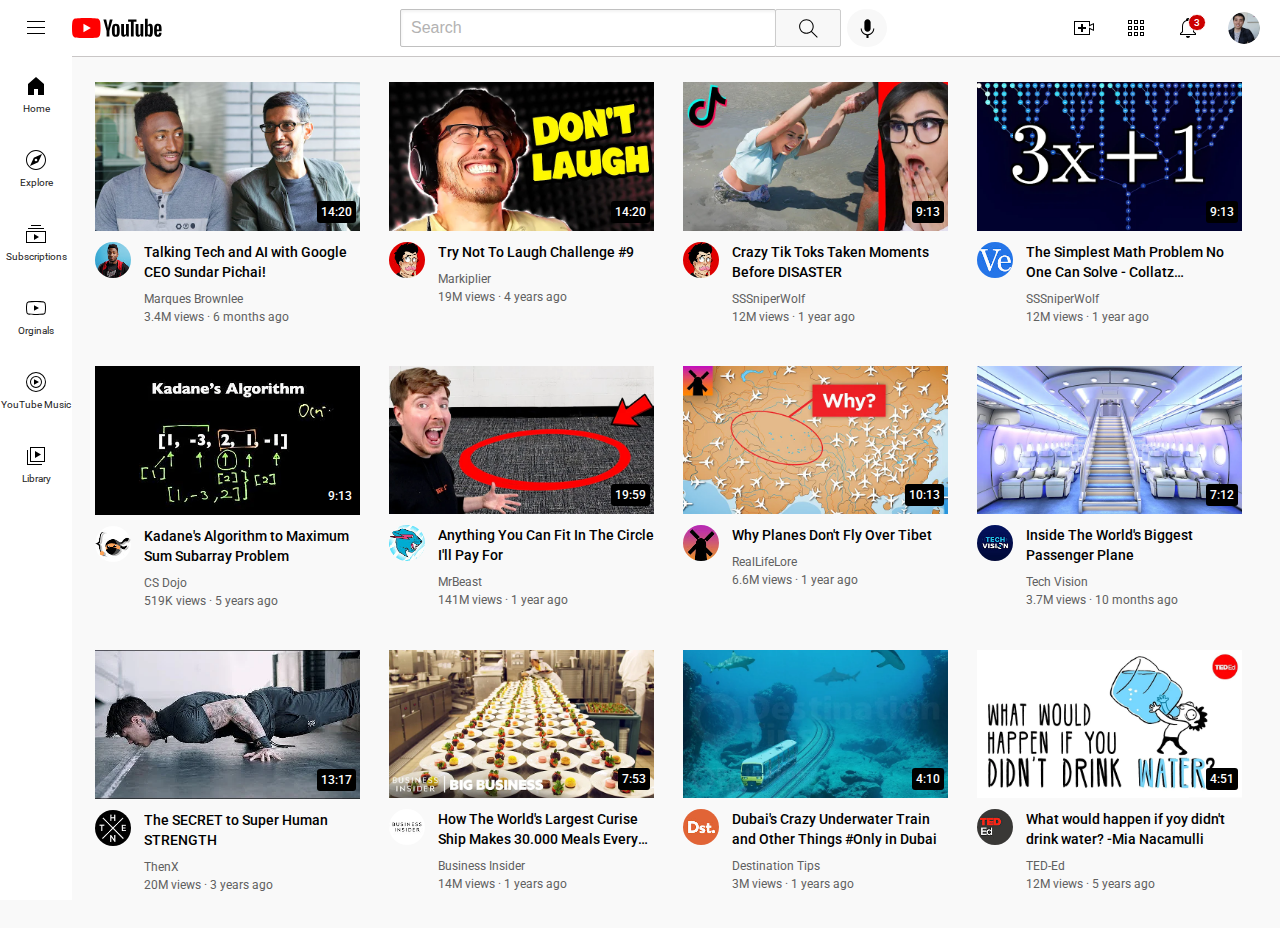
<file: index.html>
<!DOCTYPE html>
<html>
    <head>
        <title>YT-clone</title>
        <link href="css/header.css" rel="stylesheet">        
        <link href="css/general.css" rel="stylesheet">
        <link href="css/sidebar.css" rel="stylesheet">
        <link href="css/video.css" rel="stylesheet">
        <link href="web-logo/logo-YouTube-500x500.webp" rel="icon" type="image/x-icon"> 
        <link rel="preconnect" href="https://fonts.googleapis.com">
        <link rel="preconnect" href="https://fonts.gstatic.com" crossorigin>
        <link href="https://fonts.googleapis.com/css2?family=Roboto:ital,wght@0,100;0,300;0,400;0,500;0,700;0,900;1,100;1,300;1,400;1,500;1,700;1,900&display=swap" rel="stylesheet">
        <body>
            <header class="top-section">
                <div class="top-left">
                    <img class="hamburger" src="icon/hamburger-menu.svg">
                    <img class="yt" src="icon/youtube-logo.svg">
                </div>
                <div class="middle-section">
                    <input class ="search-bar" type="text" placeholder="Search">
                    <button class="search-button"><img class="search-img" src="icon/search.svg">
                    <div class="tooltip">Search</div></button>
                    <button class="voice-button"><img class="voice-img" src="icon/voice-search-icon.svg">
                    <div class="tooltip">Search with your voice</div></button>
                </div>
                <div class="top-right">
                    <div class="add-vid-icon"><img src="icon/s.svg">
                        <div class="tooltip">Create</div>
                    </div>
                    <div class="apps-icon"><img src="icon/youtube-apps.svg">
                        <div class="tooltip">Youtube apps</div>
                    </div>
                    <div class="notification-icon"><img src="icon/notifications.svg">
                        <div class="notification-count">3</div>
                        <div class="tooltip">Notification</div>
                    </div>
                    <img class="profile" src="profile-pic/my-channel.jpeg">
                </div>
            </header>
            <nav class="sidebar">
                <div class="sidebar-icon"><img class="sidebar-icon-img"
                    src="icon/home.svg">
                    <div>Home</div>
                </div>    
                <div class="sidebar-icon"><img class="sidebar-icon-img"
                    src="icon/explore.svg">
                    <div>Explore</div>
                </div>
                <div class="sidebar-icon"><img class="sidebar-icon-img"
                    src="icon/subscriptions.svg">
                    <div>Subscriptions</div>
                </div>
                <div class="sidebar-icon"><img class="sidebar-icon-img"
                    src="icon/originals.svg">
                    <div>Orginals</div>
                </div>
                <div class="sidebar-icon"><img class="sidebar-icon-img"
                    src="icon/youtube-music.svg">
                    <div>YouTube Music</div>
                </div>
                <div class="sidebar-icon"><img class="sidebar-icon-img"
                    src="icon/library.svg">
                    <div>Library</div>
                </div>
            </nav>
            <main class="vid-area">
                <div class="video">
                    <div class="thumbnail">
                        <img class="thumbnail-img" src="thumbnail/thumbnail-1.webp">
                        <div class="video-time">
                            14:20
                        </div>
                    </div>
                    <div class="vid-info">
                        <div class="channel-logo">
                            <img class="channel-logo-img" src="channel-logo/channel-1 (1).jpeg">
                        </div>
                        <div class="vid-detail">
                            <p class="vid-title">Talking Tech and AI with Google CEO Sundar Pichai!</p>
                            <p class="owner">Marques Brownlee</p>
                            <p class="views-month">3.4M views &#183; 6 months ago</p>    
                        </div>
                    </div>
                </div>
                <div class="video">
                    <div class="thumbnail">
                        <img class="thumbnail-img" src="thumbnail/thumbnail-2.webp">
                        <div class="video-time">
                            14:20
                        </div>
                    </div>
                    <div class="vid-info">
                        <div class="channel-logo">
                            <img class="channel-logo-img" src="channel-logo/channel-2.jpeg">
                        </div>
                        <div class="vid-detail">
                            <p class="vid-title">Try Not To Laugh Challenge #9</p>
                            <p class="owner">Markiplier</p>
                            <p class="views-month">19M views &#183; 4 years ago</p>    
                        </div>
                    </div>
                </div>
                <div class="video">
                    <div class="thumbnail">
                        <img class="thumbnail-img" src="thumbnail/thumbnail-3.webp">
                        <div class="video-time">
                            9:13
                        </div>
                    </div>
                    <div class="vid-info">
                        <div class="channel-logo">
                            <img class="channel-logo-img" src="channel-logo/channel-2.jpeg">
                        </div>
                        <div class="vid-detail">
                            <p class="vid-title">Crazy Tik Toks Taken Moments Before DISASTER</p>
                            <p class="owner">SSSniperWolf</p>
                            <p class="views-month">12M views &#183; 1 year ago </p>    
                        </div>
                    </div>
                </div>
                <div class="video">
                    <div class="thumbnail">
                        <img class="thumbnail-img" src="thumbnail/thumbnail-4.webp">
                        <div class="video-time">
                            9:13
                        </div>
                    </div>
                    <div class="vid-info">
                        <div class="channel-logo">
                            <img class="channel-logo-img" src="channel-logo/channel-4.jpeg">
                        </div>
                        <div class="vid-detail">
                            <p class="vid-title">The Simplest Math Problem No One Can Solve - Collatz Conjecture</p>
                            <p class="owner">SSSniperWolf</p>
                            <p class="views-month">12M views &#183; 1 year ago </p>    
                        </div>
                    </div>
                </div>
                <div class="video">
                    <div class="thumbnail">
                        <img class="thumbnail-img" src="thumbnail/thumbnail-5.webp">
                        <div class="video-time">
                            9:13
                        </div>
                    </div>
                    <div class="vid-info">
                        <div class="channel-logo">
                            <img class="channel-logo-img" src="channel-logo/channel-5.jpeg">
                        </div>
                        <div class="vid-detail">
                            <p class="vid-title">Kadane's Algorithm to Maximum Sum Subarray Problem</p>
                            <p class="owner">CS Dojo</p>
                            <p class="views-month">519K views &#183; 5 years ago</p>    
                        </div>
                    </div>
                </div>
                <div class="video">
                    <div class="thumbnail">
                        <img class="thumbnail-img" src="thumbnail/thumbnail-6.webp">
                        <div class="video-time">
                            19:59
                        </div>
                    </div>
                    <div class="vid-info">
                        <div class="channel-logo">
                            <img class="channel-logo-img" src="channel-logo/channel-6.jpeg">
                        </div>
                        <div class="vid-detail">
                            <p class="vid-title">Anything You Can Fit In The Circle I'll Pay For</p>
                            <p class="owner">MrBeast</p>
                            <p class="views-month">141M views &#183; 1 year ago </p>    
                        </div>
                    </div>
                </div>
                <div class="video">
                    <div class="thumbnail">
                        <img class="thumbnail-img" src="thumbnail/thumbnail-7.webp">
                        <div class="video-time">
                            10:13
                        </div>
                    </div>
                    <div class="vid-info">
                        <div class="channel-logo">
                            <img class="channel-logo-img" src="channel-logo/channel-7.jpeg">
                        </div>
                        <div class="vid-detail">
                            <p class="vid-title">Why Planes Don't Fly Over Tibet</p>
                            <p class="owner">RealLifeLore</p>
                            <p class="views-month">6.6M views &#183; 1 year ago </p>    
                        </div>
                    </div>
                </div>
                <div class="video">
                    <div class="thumbnail">
                        <img class="thumbnail-img" src="thumbnail/thumbnail-8.webp">
                        <div class="video-time">
                            7:12
                        </div>
                    </div>
                    <div class="vid-info">
                        <div class="channel-logo">
                            <img class="channel-logo-img" src="channel-logo/channel-8.jpeg">
                        </div>
                        <div class="vid-detail">
                            <p class="vid-title">Inside The World's Biggest Passenger Plane</p>
                            <p class="owner">Tech Vision</p>
                            <p class="views-month">3.7M views &#183; 10 months ago </p>    
                        </div>
                    </div>
                </div>
                <div class="video">
                    <div class="thumbnail">
                        <img class="thumbnail-img" src="thumbnail/thumbnail-9.webp">
                        <div class="video-time">
                            13:17
                        </div>
                    </div>
                    <div class="vid-info">
                        <div class="channel-logo">
                            <img class="channel-logo-img" src="channel-logo/channel-9.jpeg">
                        </div>
                        <div class="vid-detail">
                            <p class="vid-title">The SECRET to Super Human STRENGTH</p>
                            <p class="owner">ThenX</p>
                            <p class="views-month">20M views &#183; 3 years ago </p>    
                        </div>
                    </div>
                </div>
                <div class="video">
                    <div class="thumbnail">
                        <img class="thumbnail-img" src="thumbnail/thumbnail-10.webp">
                        <div class="video-time">
                            7:53
                        </div>
                    </div>
                    <div class="vid-info">
                        <div class="channel-logo">
                            <img class="channel-logo-img" src="channel-logo/channel-10.jpeg">
                        </div>
                        <div class="vid-detail">
                            <p class="vid-title">How The World's Largest Curise Ship Makes 30.000 Meals Every Day</p>
                            <p class="owner">Business Insider</p>
                            <p class="views-month">14M views &#183; 1 years ago </p>    
                        </div>
                    </div>
                </div>
                <div class="video">
                    <div class="thumbnail">
                        <img class="thumbnail-img" src="thumbnail/thumbnail-11.webp">
                        <div class="video-time">
                            4:10
                        </div>
                    </div>
                    <div class="vid-info">
                        <div class="channel-logo">
                            <img class="channel-logo-img" src="channel-logo/channel-11.jpeg">
                        </div>
                        <div class="vid-detail">
                            <p class="vid-title">Dubai's Crazy Underwater Train and Other Things #Only in Dubai</p>
                            <p class="owner">Destination Tips</p>
                            <p class="views-month">3M views &#183; 1 years ago </p>    
                        </div>
                    </div>
                </div>
                <div class="video">
                    <div class="thumbnail">
                        <img class="thumbnail-img" src="thumbnail/thumbnail-12.webp">
                        <div class="video-time">
                            4:51
                        </div>
                    </div>
                    <div class="vid-info">
                        <div class="channel-logo">
                            <img class="channel-logo-img" src="channel-logo/channel-12.jpeg">
                        </div>
                        <div class="vid-detail">
                            <p class="vid-title">What would happen if yoy didn't drink water? -Mia Nacamulli</p>
                            <p class="owner">TED-Ed</p>
                            <p class="views-month">12M views &#183; 5 years ago </p>    
                        </div>
                    </div>
                </div>
            </main>          
        </body>
    </head>
</html>
</file>
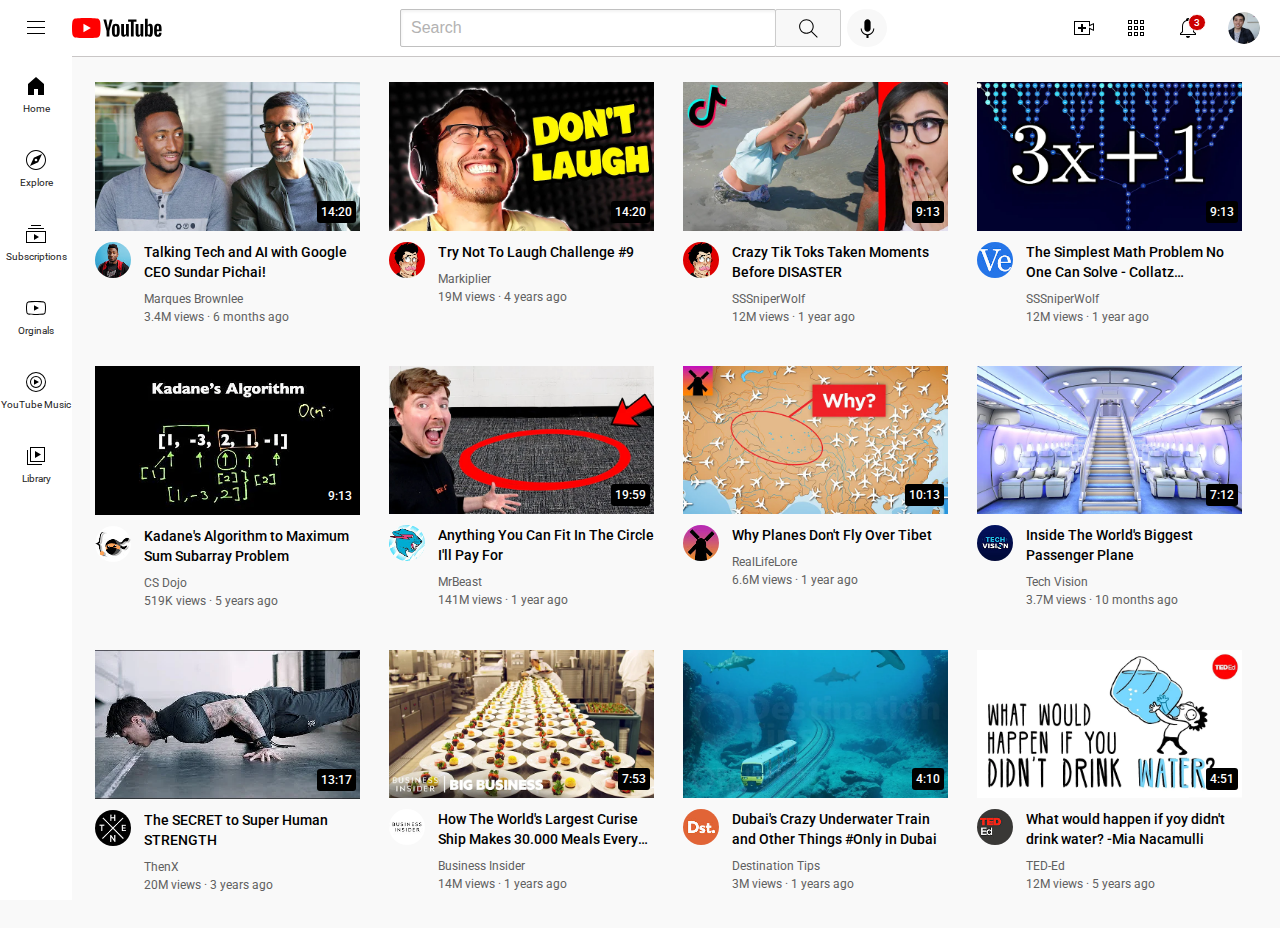
<file: welcome.html>
<!DOCTYPE html>
<html>
    <head>
        <title>YT-clone</title>
        <link href="css/header.css" rel="stylesheet">        
        <link href="css/general.css" rel="stylesheet">
        <link href="css/sidebar.css" rel="stylesheet">
        <link href="css/video.css" rel="stylesheet">
        <link href="web-logo/logo-YouTube-500x500.webp" rel="icon" type="image/x-icon"> 
        <link rel="preconnect" href="https://fonts.googleapis.com">
        <link rel="preconnect" href="https://fonts.gstatic.com" crossorigin>
        <link href="https://fonts.googleapis.com/css2?family=Roboto:ital,wght@0,100;0,300;0,400;0,500;0,700;0,900;1,100;1,300;1,400;1,500;1,700;1,900&display=swap" rel="stylesheet">
        <body>
            <header class="top-section">
                <div class="top-left">
                    <img class="hamburger" src="icon/hamburger-menu.svg">
                    <img class="yt" src="icon/youtube-logo.svg">
                </div>
                <div class="middle-section">
                    <input class ="search-bar" type="text" placeholder="Search">
                    <button class="search-button"><img class="search-img" src="icon/search.svg">
                    <div class="tooltip">Search</div></button>
                    <button class="voice-button"><img class="voice-img" src="icon/voice-search-icon.svg">
                    <div class="tooltip">Search with your voice</div></button>
                </div>
                <div class="top-right">
                    <div class="add-vid-icon"><img src="icon/s.svg">
                        <div class="tooltip">Create</div>
                    </div>
                    <div class="apps-icon"><img src="icon/youtube-apps.svg">
                        <div class="tooltip">Youtube apps</div>
                    </div>
                    <div class="notification-icon"><img src="icon/notifications.svg">
                        <div class="notification-count">3</div>
                        <div class="tooltip">Notification</div>
                    </div>
                    <img class="profile" src="profile-pic/my-channel.jpeg">
                </div>
            </header>
            <nav class="sidebar">
                <div class="sidebar-icon"><img class="sidebar-icon-img"
                    src="icon/home.svg">
                    <div>Home</div>
                </div>    
                <div class="sidebar-icon"><img class="sidebar-icon-img"
                    src="icon/explore.svg">
                    <div>Explore</div>
                </div>
                <div class="sidebar-icon"><img class="sidebar-icon-img"
                    src="icon/subscriptions.svg">
                    <div>Subscriptions</div>
                </div>
                <div class="sidebar-icon"><img class="sidebar-icon-img"
                    src="icon/originals.svg">
                    <div>Orginals</div>
                </div>
                <div class="sidebar-icon"><img class="sidebar-icon-img"
                    src="icon/youtube-music.svg">
                    <div>YouTube Music</div>
                </div>
                <div class="sidebar-icon"><img class="sidebar-icon-img"
                    src="icon/library.svg">
                    <div>Library</div>
                </div>
            </nav>
            <main class="vid-area">
                <section class="video">
                    <div class="thumbnail">
                        <img class="thumbnail-img" src="thumbnail/thumbnail-1.webp">
                        <div class="video-time">
                            14:20
                        </div>
                    </div>
                    <div class="vid-info">
                        <div class="channel-logo">
                            <img class="channel-logo-img" src="channel-logo/channel-1 (1).jpeg">
                        </div>
                        <div class="vid-detail">
                            <p class="vid-title">Talking Tech and AI with Google CEO Sundar Pichai!</p>
                            <p class="owner">Marques Brownlee</p>
                            <p class="views-month">3.4M views &#183; 6 months ago</p>    
                        </div>
                    </div>
                </section>
                <section class="video">
                    <div class="thumbnail">
                        <img class="thumbnail-img" src="thumbnail/thumbnail-2.webp">
                        <div class="video-time">
                            14:20
                        </div>
                    </div>
                    <div class="vid-info">
                        <div class="channel-logo">
                            <img class="channel-logo-img" src="channel-logo/channel-2.jpeg">
                        </div>
                        <div class="vid-detail">
                            <p class="vid-title">Try Not To Laugh Challenge #9</p>
                            <p class="owner">Markiplier</p>
                            <p class="views-month">19M views &#183; 4 years ago</p>    
                        </div>
                    </div>
                </section>
                <section class="video">
                    <div class="thumbnail">
                        <img class="thumbnail-img" src="thumbnail/thumbnail-3.webp">
                        <div class="video-time">
                            9:13
                        </div>
                    </div>
                    <div class="vid-info">
                        <div class="channel-logo">
                            <img class="channel-logo-img" src="channel-logo/channel-2.jpeg">
                        </div>
                        <div class="vid-detail">
                            <p class="vid-title">Crazy Tik Toks Taken Moments Before DISASTER</p>
                            <p class="owner">SSSniperWolf</p>
                            <p class="views-month">12M views &#183; 1 year ago </p>    
                        </div>
                    </div>
                </section>
                <section class="video">
                    <div class="thumbnail">
                        <img class="thumbnail-img" src="thumbnail/thumbnail-4.webp">
                        <div class="video-time">
                            9:13
                        </div>
                    </div>
                    <div class="vid-info">
                        <div class="channel-logo">
                            <img class="channel-logo-img" src="channel-logo/channel-4.jpeg">
                        </div>
                        <div class="vid-detail">
                            <p class="vid-title">The Simplest Math Problem No One Can Solve - Collatz Conjecture</p>
                            <p class="owner">SSSniperWolf</p>
                            <p class="views-month">12M views &#183; 1 year ago </p>    
                        </div>
                    </div>
                </section>
                <section class="video">
                    <div class="thumbnail">
                        <img class="thumbnail-img" src="thumbnail/thumbnail-5.webp">
                        <div class="video-time">
                            9:13
                        </div>
                    </div>
                    <div class="vid-info">
                        <div class="channel-logo">
                            <img class="channel-logo-img" src="channel-logo/channel-5.jpeg">
                        </div>
                        <div class="vid-detail">
                            <p class="vid-title">Kadane's Algorithm to Maximum Sum Subarray Problem</p>
                            <p class="owner">CS Dojo</p>
                            <p class="views-month">519K views &#183; 5 years ago</p>    
                        </div>
                    </div>
                </section>
                <section class="video">
                    <div class="thumbnail">
                        <img class="thumbnail-img" src="thumbnail/thumbnail-6.webp">
                        <div class="video-time">
                            19:59
                        </div>
                    </div>
                    <div class="vid-info">
                        <div class="channel-logo">
                            <img class="channel-logo-img" src="channel-logo/channel-6.jpeg">
                        </div>
                        <div class="vid-detail">
                            <p class="vid-title">Anything You Can Fit In The Circle I'll Pay For</p>
                            <p class="owner">MrBeast</p>
                            <p class="views-month">141M views &#183; 1 year ago </p>    
                        </div>
                    </div>
                </section>
                <section class="video">
                    <div class="thumbnail">
                        <img class="thumbnail-img" src="thumbnail/thumbnail-7.webp">
                        <div class="video-time">
                            10:13
                        </div>
                    </div>
                    <div class="vid-info">
                        <div class="channel-logo">
                            <img class="channel-logo-img" src="channel-logo/channel-7.jpeg">
                        </div>
                        <div class="vid-detail">
                            <p class="vid-title">Why Planes Don't Fly Over Tibet</p>
                            <p class="owner">RealLifeLore</p>
                            <p class="views-month">6.6M views &#183; 1 year ago </p>    
                        </div>
                    </div>
                </section>
                <section class="video">
                    <div class="thumbnail">
                        <img class="thumbnail-img" src="thumbnail/thumbnail-8.webp">
                        <div class="video-time">
                            7:12
                        </div>
                    </div>
                    <div class="vid-info">
                        <div class="channel-logo">
                            <img class="channel-logo-img" src="channel-logo/channel-8.jpeg">
                        </div>
                        <div class="vid-detail">
                            <p class="vid-title">Inside The World's Biggest Passenger Plane</p>
                            <p class="owner">Tech Vision</p>
                            <p class="views-month">3.7M views &#183; 10 months ago </p>    
                        </div>
                    </div>
                </section>
                <section class="video">
                    <div class="thumbnail">
                        <img class="thumbnail-img" src="thumbnail/thumbnail-9.webp">
                        <div class="video-time">
                            13:17
                        </div>
                    </div>
                    <div class="vid-info">
                        <div class="channel-logo">
                            <img class="channel-logo-img" src="channel-logo/channel-9.jpeg">
                        </div>
                        <div class="vid-detail">
                            <p class="vid-title">The SECRET to Super Human STRENGTH</p>
                            <p class="owner">ThenX</p>
                            <p class="views-month">20M views &#183; 3 years ago </p>    
                        </div>
                    </div>
                </section>
                <section class="video">
                    <div class="thumbnail">
                        <img class="thumbnail-img" src="thumbnail/thumbnail-10.webp">
                        <div class="video-time">
                            7:53
                        </div>
                    </div>
                    <div class="vid-info">
                        <div class="channel-logo">
                            <img class="channel-logo-img" src="channel-logo/channel-10.jpeg">
                        </div>
                        <div class="vid-detail">
                            <p class="vid-title">How The World's Largest Curise Ship Makes 30.000 Meals Every Day</p>
                            <p class="owner">Business Insider</p>
                            <p class="views-month">14M views &#183; 1 years ago </p>    
                        </div>
                    </div>
                </section>
                <section class="video">
                    <div class="thumbnail">
                        <img class="thumbnail-img" src="thumbnail/thumbnail-11.webp">
                        <div class="video-time">
                            4:10
                        </div>
                    </div>
                    <div class="vid-info">
                        <div class="channel-logo">
                            <img class="channel-logo-img" src="channel-logo/channel-11.jpeg">
                        </div>
                        <div class="vid-detail">
                            <p class="vid-title">Dubai's Crazy Underwater Train and Other Things #Only in Dubai</p>
                            <p class="owner">Destination Tips</p>
                            <p class="views-month">3M views &#183; 1 years ago </p>    
                        </div>
                    </div>
                </section>
                <section class="video">
                    <div class="thumbnail">
                        <img class="thumbnail-img" src="thumbnail/thumbnail-12.webp">
                        <div class="video-time">
                            4:51
                        </div>
                    </div>
                    <div class="vid-info">
                        <div class="channel-logo">
                            <img class="channel-logo-img" src="channel-logo/channel-12.jpeg">
                        </div>
                        <div class="vid-detail">
                            <p class="vid-title">What would happen if yoy didn't drink water? -Mia Nacamulli</p>
                            <p class="owner">TED-Ed</p>
                            <p class="views-month">12M views &#183; 5 years ago </p>    
                        </div>
                    </div>
                </section>
            </main>          
        </body>
    </head>
</html>
</file>
<file: css/header.css>
.top-section{
    display: flex;
    flex-direction: row;
    height: 56px;
    margin-bottom: 5px;
    justify-content: space-between;
    align-items: center;
    border-bottom-width: 1px;
    border-bottom-style: solid;
    border-bottom-color: rgb(201, 198, 198);
    position: fixed;
    top: 0;
    left: 0;
    right: 0;
    background-color: white;
    z-index: 100;
}
.top-left{
    width: 200px;
    display: flex;
    align-items: center;
}
.hamburger{
    width: 24px;
    margin-left: 24px;
    margin-right: 24px;
}
.yt{
    width: 90px;
}
.hamburger:hover , .yt:hover{
    cursor: pointer;
}
.middle-section{
    flex: 1;  
    display: flex;
    align-items: center;
    margin-left: 70px;
    margin-right: 35px;
    max-width: 487px;
    justify-content: center;
}
.search-img{
    width: 25px;
}
.search-bar{
    flex: 1;
    height: 34px;
    padding-left: 10px;
    margin-right:-1px;
    font-size: 16px;
    border-width: 1px;
    border-style: solid;
    border-color: rgb(192, 192, 192);
    border-radius: 2px;
    box-shadow: inset 1px 2px 3px rgba(0, 0, 0, 0.05);
    width: 0;
}
.search-bar::placeholder{
    font-size: 16px; 
    color: rgb(179, 178, 178);
}
.search-button{
    width: 66px;
    height: 38px;
    vertical-align: center;
    background-color: #f8f8f8;
    border-radius: 2px;
    border-color: #cccccc;
    border-width: 1px;
    border-style: solid;
}
.voice-button{
    width: 40px;
    height: 38px;
    margin-left: 6px;
    border-radius: 40px;
    border-style: none;
    background-color: #f8f8f8;;
}
.voice-img{
    width: 25px;
}
.top-right{
    width: 188px;
    display: flex;
    justify-content: space-between;
    align-items: center;
    margin-left: 20px;
    margin-right: 20px;
    flex-shrink: 0;
}
.add-vid-icon{
    width: 24px;
}
.apps-icon{
    width: 24px;    
}
.notification-icon{
    width: 24px;    
}
.notification-count{
    position: absolute;
    top: -2px;
    right: -6px;
    width: 16px;
    height: 15px;
    background-color: rgb(204, 0, 0);
    border: 1px solid white;
    border-radius: 14px;
    font-size: 10px;
    color: white;
    font-family: roboto;
    font-weight: 500; 
    display: flex;
    align-items: center;
    justify-content: center;
}
.profile{
    width: 32px;
    border-radius: 16px;
}
.search-button, 
.voice-button,
.add-vid-icon,
.apps-icon,
.notification-icon{
    position: relative;
    display: flex;
    justify-content: center;
    align-items: center;
}
.search-button .tooltip, 
.voice-button .tooltip,
.add-vid-icon .tooltip,
.apps-icon .tooltip,
.notification-icon .tooltip{
    position: absolute;
    bottom: -50px;
    font-size: 14px;
    font-family: roboto;
    color: white;
    background-color: rgba(96, 96, 96);
    padding: 8px;
    opacity: 0;
    border-radius: 2px;
    pointer-events: none;
    white-space: nowrap;
}
.search-button:hover .tooltip,
.voice-button:hover .tooltip,
.add-vid-icon:hover .tooltip,
.apps-icon:hover .tooltip,
.notification-icon:hover .tooltip{
    opacity: 0.9;
    transition: 0.15s;
}
.search-button:hover,
.voice-button:hover,
.add-vid-icon:hover,
.apps-icon:hover,
.notification-icon:hover,
.profile:hover{
    cursor: pointer;
} 
.search-button:hover,
.voice-button:hover{
    background-color: rgb(235, 235, 235);
    opacity: 0.9;
    transition: 0.15s;
}
.search-button:active{
    border: 1px solid blue;
}
</file>
<file: css/general.css>
body{
    background-color: rgb(249, 249, 249);
    margin: 0;
    padding-top: 62px;
    padding-left: 70px;
}
p{
    font-family: Roboto;
}
</file>
<file: css/sidebar.css>
.sidebar{
    position: fixed;
    top: 52px;
    left: 0px;
    bottom: 0px;
    width: 72px;
    background-color: white;
    padding-top: 5px;
    z-index:200;
    display: inline;
}
.sidebar-icon{
    height: 74px;
    display: flex;
    flex-direction: column;
    justify-content: center;
    align-items: center;
    font-size: 10px;
    font-family: Roboto;
    font-weight: 400;
    color: rgb(34, 33, 33);
}
.sidebar-icon-img{
    width: 24px;
    margin-bottom: 5px;
}
.sidebar-icon:hover{
    background-color: rgb(235, 235, 235);
    opacity: 0.9;
    transition: 0.15s;
    cursor: pointer;
}
</file>
<file: css/video.css>
.vid-area{
    display:grid;
    grid-template-columns: 1fr 1fr 1fr 1fr ;
    padding: 15px 20px;
    column-gap: 6px;
    row-gap: 16px;
}
.video{
    display: inline-block;
    padding: 5px 5px;
}
.thumbnail{
    display: inline-block;
    position: relative;
}
.thumbnail-img{
    width: 265px;
}
.vid-info{
    width: 265px;
    display: grid;
    grid-template-columns: 49px 1fr ;
}
.channel-logo{
    display: inline-block;
    width: 40px;
    height: 100px;
    margin-top: 05px;
}
.channel-logo-img{
    width: 36px;
    border-radius: 36px;
    margin-top: 2px;
    vertical-align: top;
}
.vid-detail{
    display: inline-block;
}
.vid-title{
    font-size: 14px;
    margin-bottom: 0px;
    margin-top: 07px;
    font-weight: 500;
    line-height: 20px;
    width: 100%;
    display: -webkit-box;
    -webkit-box-orient: vertical;
    -webkit-line-clamp: 2;
    overflow: hidden;
}
.owner{
    font-size: 12px;
    margin-bottom: 0px;
    margin-top: 10px;
    color: rgb(96, 96, 96);
}
.views-month{
    font-size: 12px;
    margin-bottom: opx;
    margin-top: 4px;
    color: rgb(96, 96, 96);
}
.video-time{
    position: absolute;
    right: 4px;
    bottom: 12px;
    padding: 4px;
    background-color: black;
    color: white;
    font-family: roboto;
    font-size: 12px;
    font-weight: 500;
    border-radius: 3px;
}
@media (max-width: 750px){
    .vid-area{
        grid-template-columns: 1fr 1fr;
    }
}
@media (max-width: 999px) and (min-width: 751px) {
    .vid-area{
        grid-template-columns: 1fr 1fr 1fr;
    }
}
</file>
